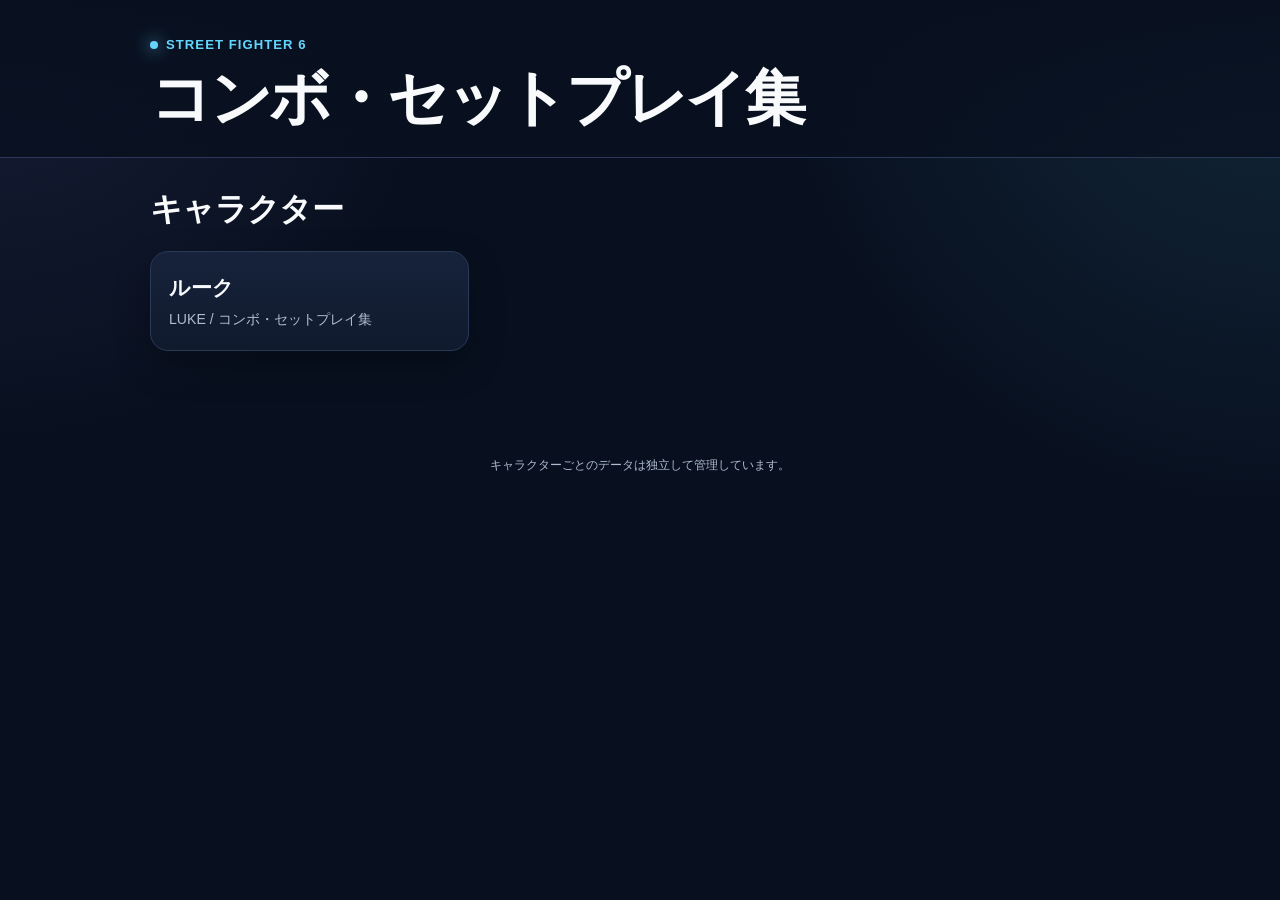
<file: index.html>
<!doctype html>
<html lang="ja">
<head>
  <meta charset="utf-8">
  <meta name="viewport" content="width=device-width, initial-scale=1, viewport-fit=cover">
  <meta name="theme-color" content="#111827">
  <meta name="description" content="ストリートファイター6のキャラクター別コンボ・セットプレイ集">
  <title>スト6 コンボ・セットプレイ集</title>
  <link rel="stylesheet" href="assets/css/site.css">
</head>
<body>
  <header class="site-header">
    <div class="header-inner">
      <div class="eyebrow">Street Fighter 6</div>
      <h1>コンボ・セットプレイ集</h1>
    </div>
  </header>
  <main>
    <section class="section">
      <div class="section-heading"><h2>キャラクター</h2></div>
      <div class="home-grid" id="characterList"></div>
    </section>
  </main>
  <footer>キャラクターごとのデータは独立して管理しています。</footer>
  <script src="data/characters.js"></script>
  <script src="assets/js/home.js"></script>
</body>
</html>
</file>
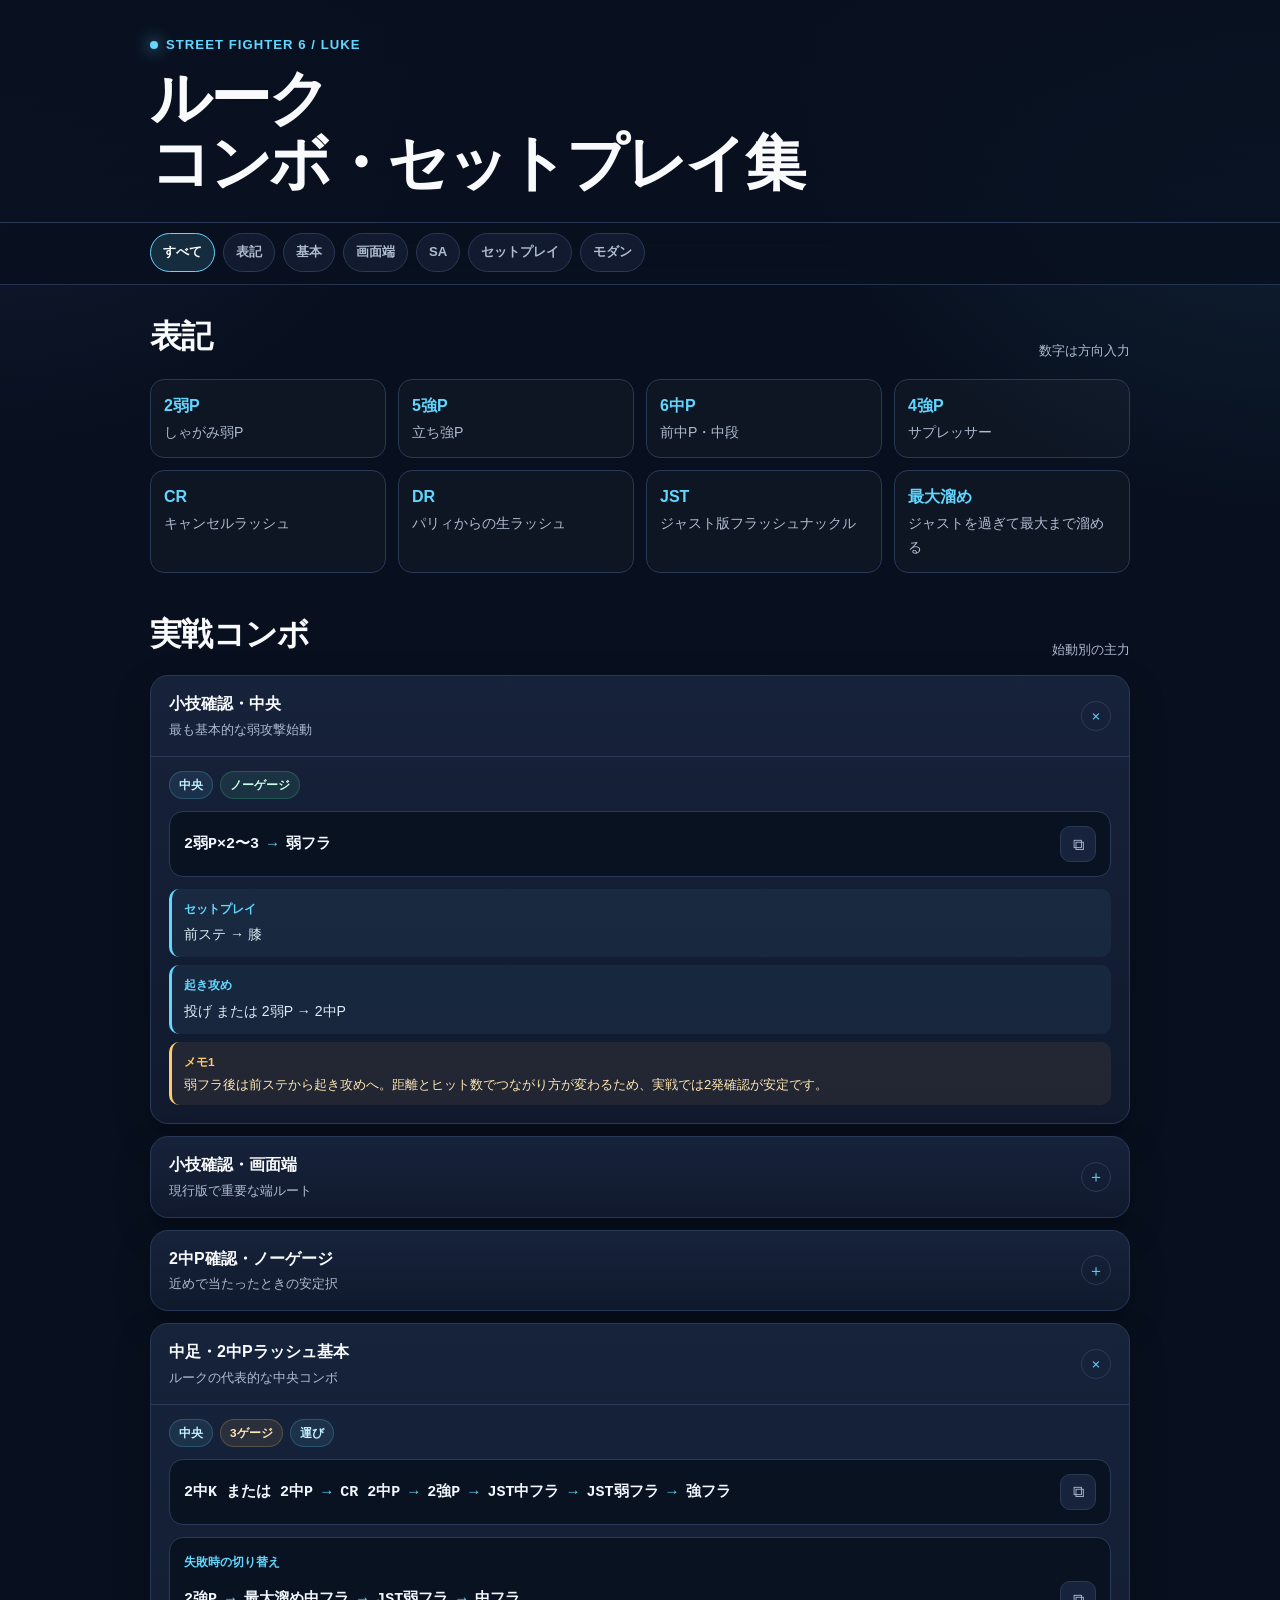
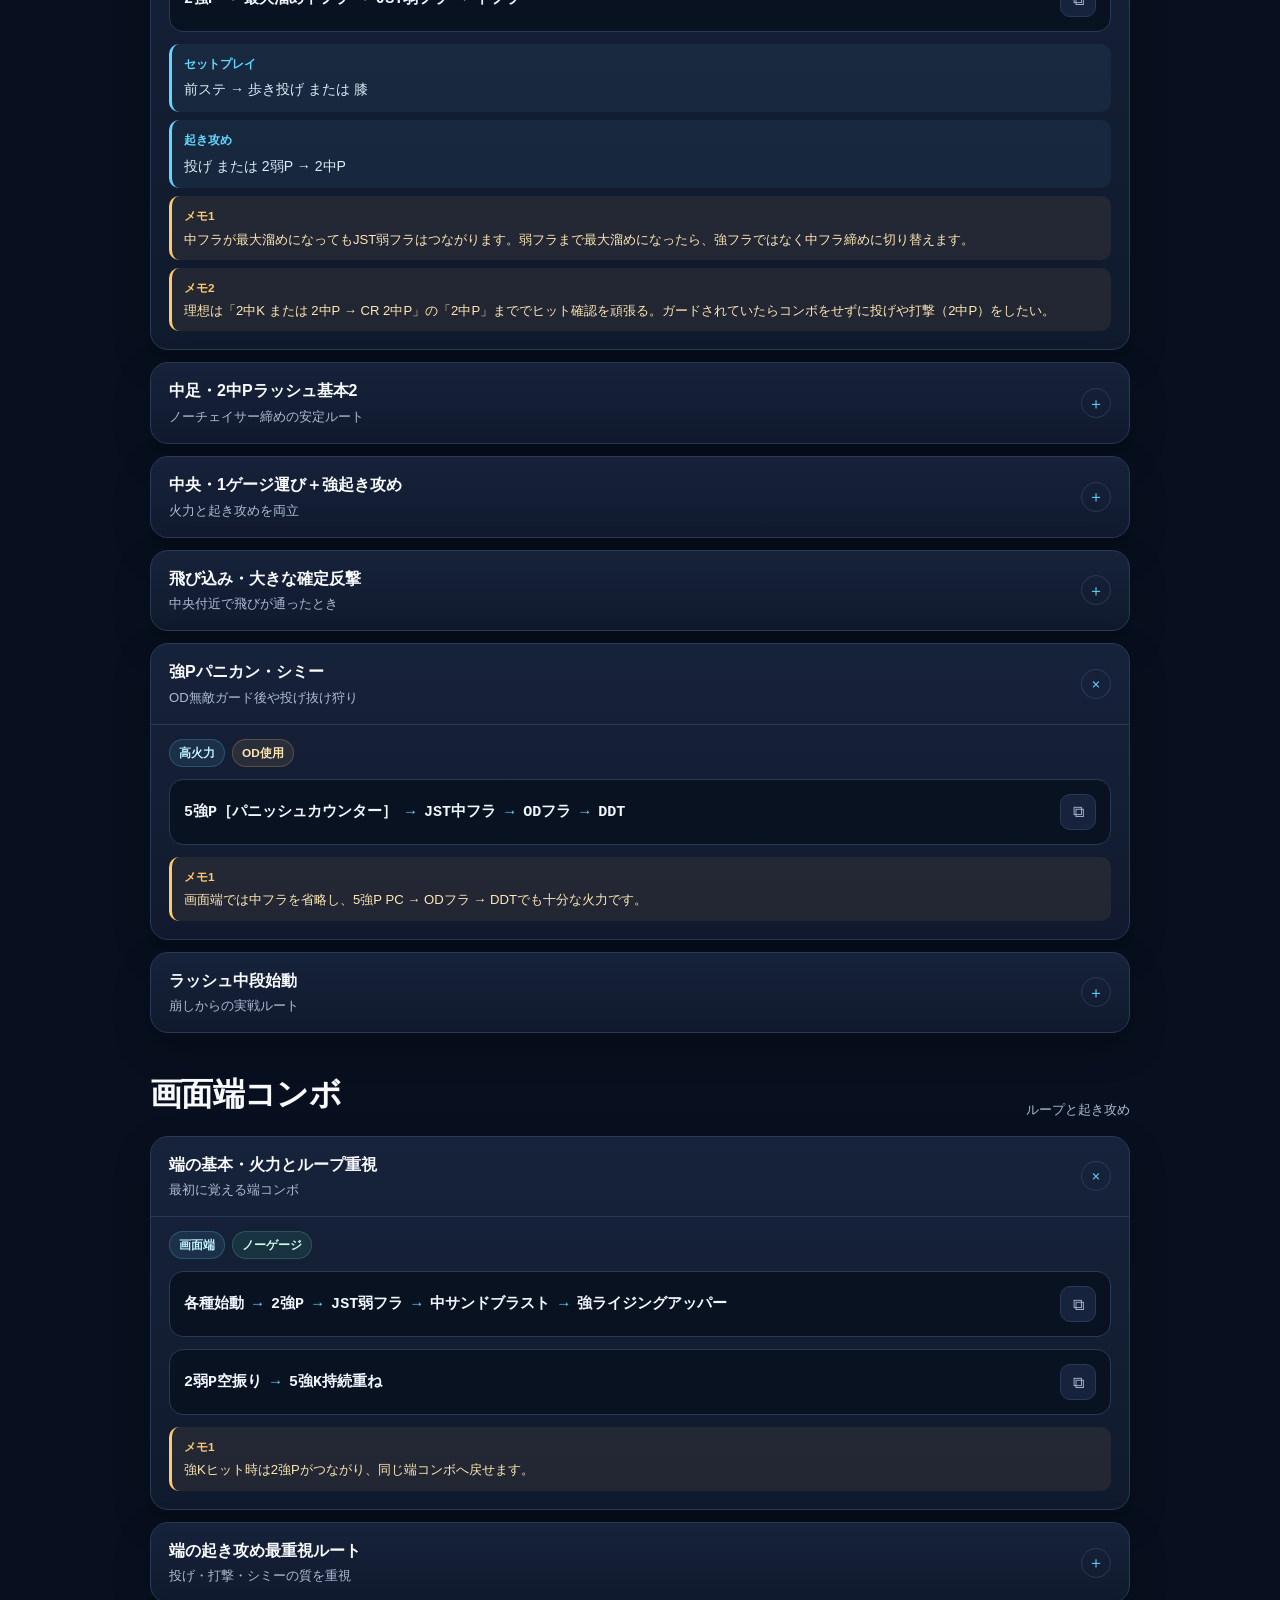
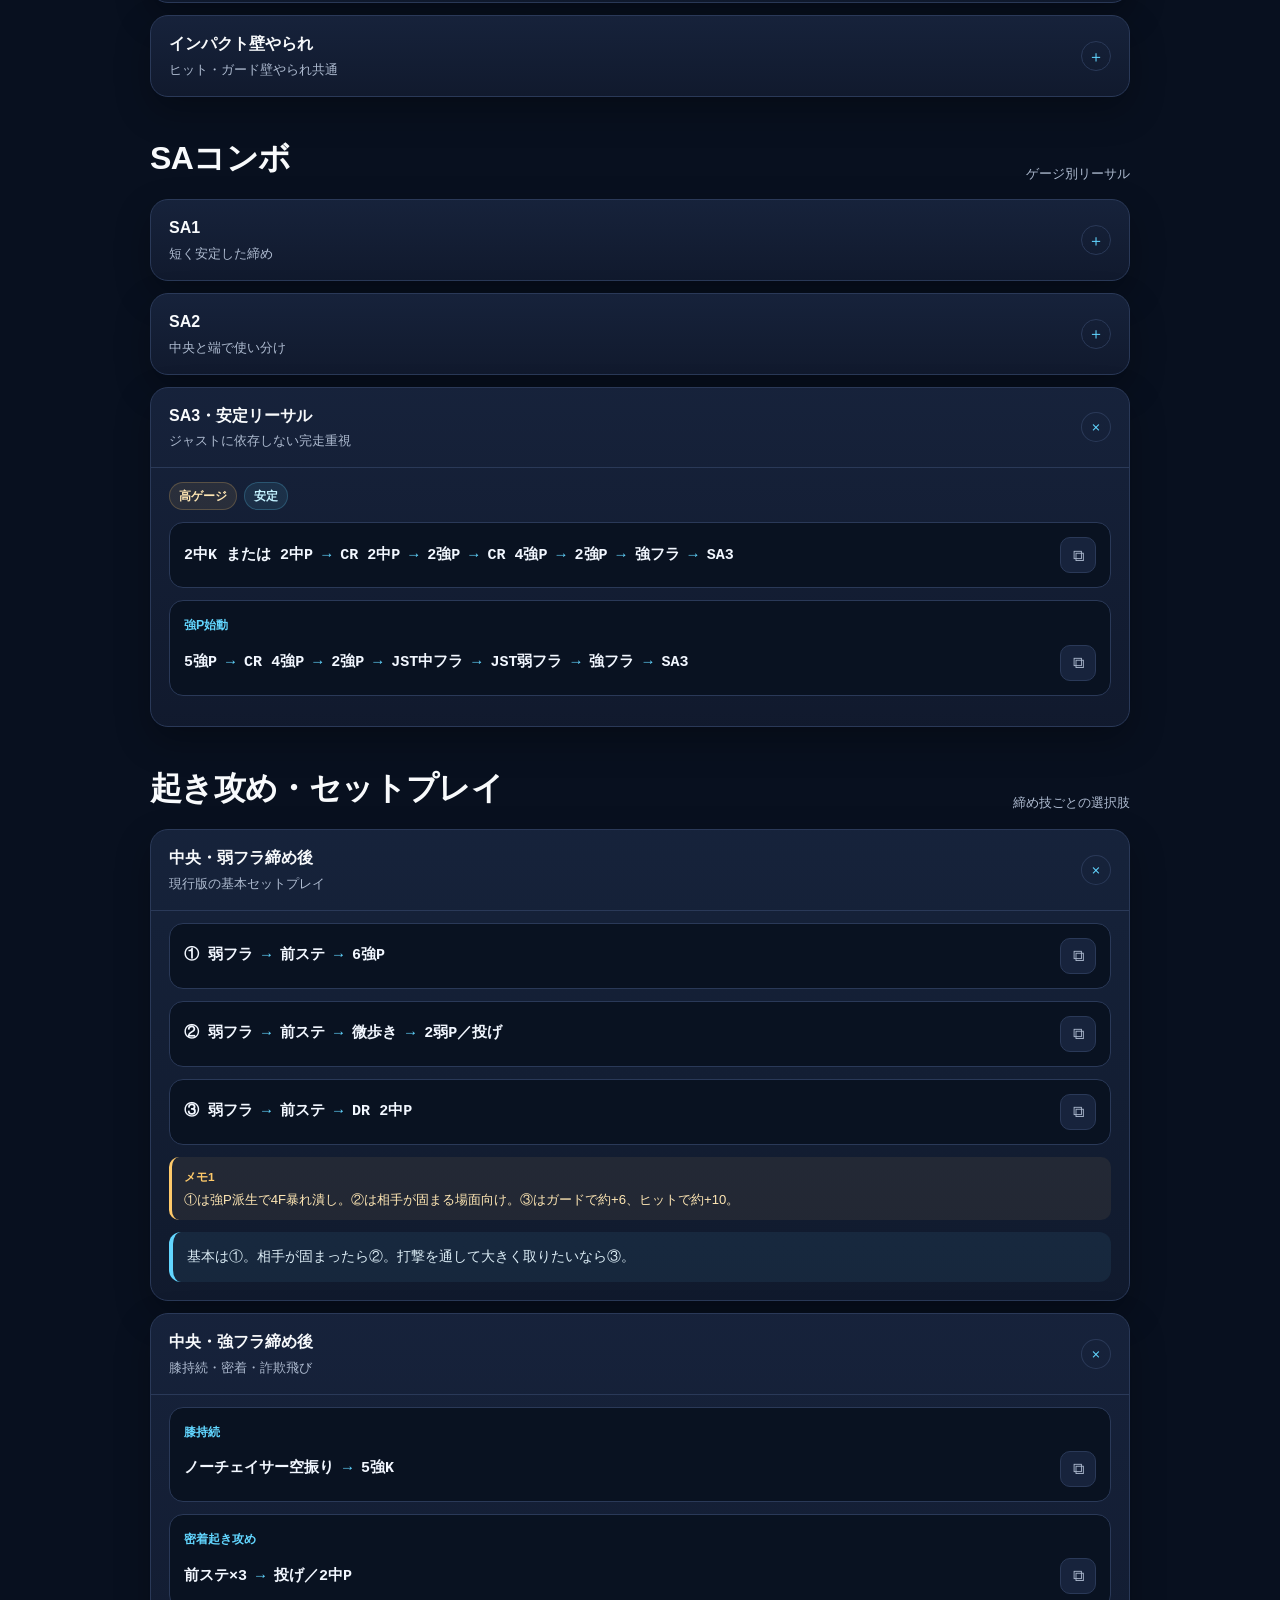
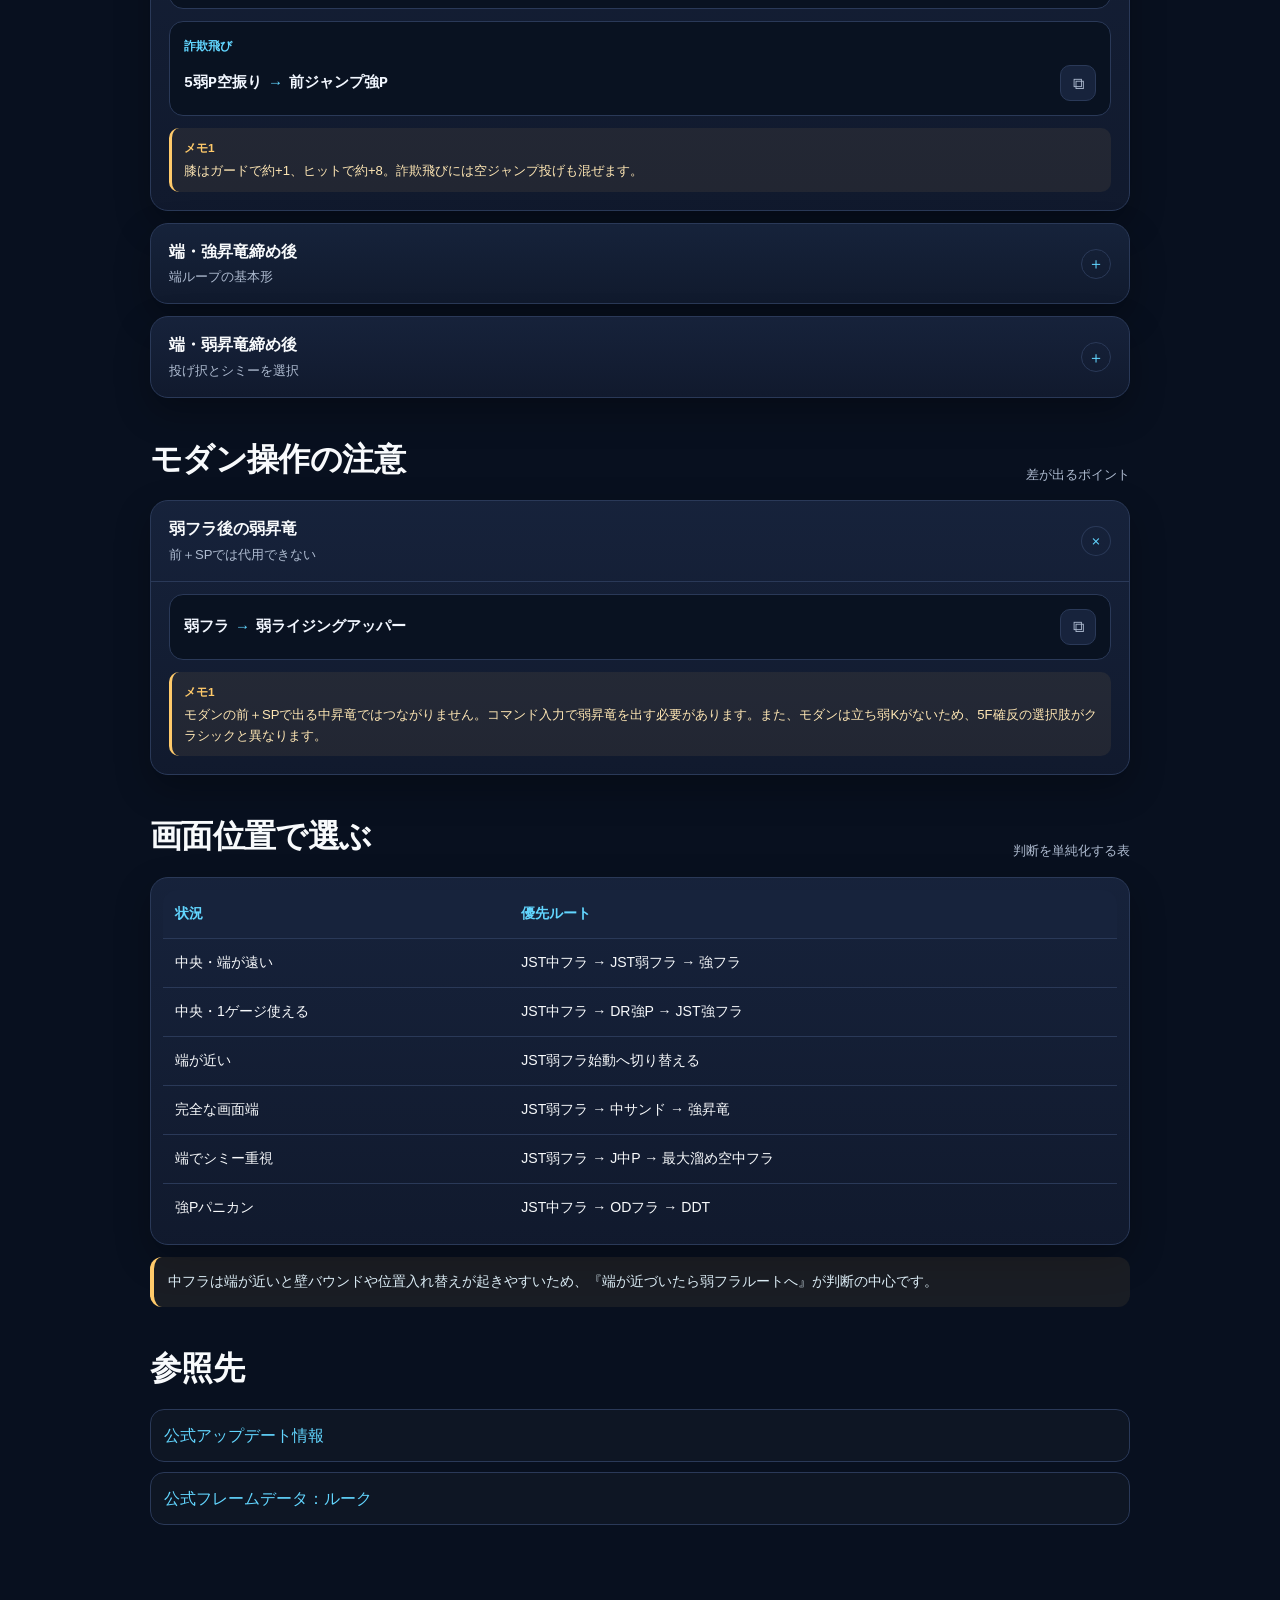
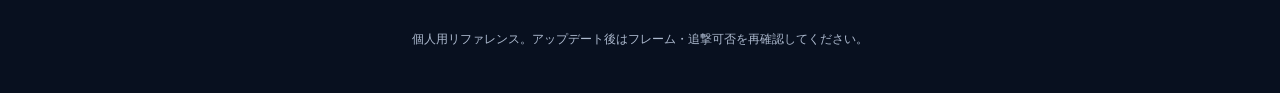
<file: characters/luke/index.html>
<!doctype html>
<html lang="ja">
<head>
  <meta charset="utf-8">
  <meta name="viewport" content="width=device-width, initial-scale=1, viewport-fit=cover">
  <meta name="theme-color" content="#111827">
  <meta name="description" content="ストリートファイター6 ルークの実戦向けコンボ・セットプレイ集">
  <title>スト6 ルーク コンボ・セットプレイ集</title>
  <link rel="stylesheet" href="../../assets/css/site.css">
</head>
<body>
  <div id="app"></div>
  <script src="./data/meta.js"></script>
  <script src="./data/basic.js"></script>
  <script src="./data/corner.js"></script>
  <script src="./data/super.js"></script>
  <script src="./data/setplay.js"></script>
  <script src="./data/modern.js"></script>
  <script src="../../assets/js/character-page.js"></script>
</body>
</html>
</file>
<file: assets/css/site.css>
:root {
  color-scheme: dark;
  --bg: #08101f;
  --surface: #111a2e;
  --surface-2: #17233c;
  --text: #f8fafc;
  --muted: #aebbd0;
  --line: #2a3958;
  --accent: #62d6ff;
  --good: #54e0a2;
  --warn: #ffca6a;
  --shadow: 0 14px 35px rgba(0, 0, 0, .28);
  --radius: 18px;
  --max: 980px;
}

* { box-sizing: border-box; }
html { scroll-behavior: smooth; }
body {
  margin: 0;
  min-height: 100vh;
  background:
    radial-gradient(circle at top right, rgba(98, 214, 255, .12), transparent 32rem),
    radial-gradient(circle at top left, rgba(157, 140, 255, .10), transparent 28rem),
    var(--bg);
  color: var(--text);
  font-family: -apple-system, BlinkMacSystemFont, "Segoe UI", "Hiragino Kaku Gothic ProN", "Yu Gothic UI", Meiryo, sans-serif;
  line-height: 1.7;
  -webkit-font-smoothing: antialiased;
}
a { color: var(--accent); }
button { font: inherit; }

.site-header {
  padding: 30px 18px 26px;
  border-bottom: 1px solid var(--line);
  background: linear-gradient(180deg, rgba(8, 16, 31, .96), rgba(8, 16, 31, .78));
}
.header-inner, main, footer {
  width: min(calc(100% - 28px), var(--max));
  margin-inline: auto;
}
.eyebrow {
  display: inline-flex;
  align-items: center;
  gap: 8px;
  margin-bottom: 10px;
  color: var(--accent);
  font-size: .82rem;
  font-weight: 800;
  letter-spacing: .08em;
  text-transform: uppercase;
}
.eyebrow::before {
  content: "";
  width: 8px;
  height: 8px;
  border-radius: 50%;
  background: var(--accent);
  box-shadow: 0 0 16px var(--accent);
}
h1 {
  margin: 0;
  font-size: clamp(2rem, 8vw, 3.8rem);
  line-height: 1.07;
  letter-spacing: -.04em;
}

.toolbar-wrap {
  position: sticky;
  top: 0;
  z-index: 30;
  border-bottom: 1px solid rgba(42, 57, 88, .85);
  background: rgba(8, 16, 31, .88);
  backdrop-filter: blur(16px);
  -webkit-backdrop-filter: blur(16px);
}
.toolbar {
  width: min(calc(100% - 20px), var(--max));
  margin-inline: auto;
  padding: 10px 0;
}
.chip-row {
  display: flex;
  gap: 8px;
  overflow-x: auto;
  padding-bottom: 2px;
  scrollbar-width: none;
}
.chip-row::-webkit-scrollbar { display: none; }
.filter-chip {
  flex: 0 0 auto;
  border: 1px solid var(--line);
  border-radius: 999px;
  padding: 7px 12px;
  background: var(--surface);
  color: var(--muted);
  cursor: pointer;
  font-size: .82rem;
  font-weight: 800;
}
.filter-chip.active {
  border-color: var(--accent);
  background: rgba(98, 214, 255, .14);
  color: var(--text);
}

main { padding: 24px 0 80px; }
.section {
  scroll-margin-top: 86px;
  margin-top: 34px;
}
.section:first-child { margin-top: 0; }
.section-heading {
  display: flex;
  align-items: end;
  justify-content: space-between;
  gap: 14px;
  margin-bottom: 14px;
}
.section-heading h2 {
  margin: 0;
  font-size: clamp(1.35rem, 5vw, 2rem);
  letter-spacing: -.02em;
}
.section-heading p {
  margin: 0;
  color: var(--muted);
  font-size: .84rem;
  text-align: right;
}

.legend, .card-grid, .home-grid { display: grid; gap: 12px; }
.card-grid { grid-template-columns: minmax(0, 1fr); }
.legend { grid-template-columns: repeat(2, minmax(0, 1fr)); }
.legend div {
  padding: 12px 13px;
  border: 1px solid var(--line);
  border-radius: 14px;
  background: rgba(255, 255, 255, .025);
}
.legend dt { color: var(--accent); font-weight: 900; }
.legend dd { margin: 2px 0 0; color: var(--muted); font-size: .88rem; }

.combo-card, .info-card, .character-card {
  border: 1px solid var(--line);
  border-radius: var(--radius);
  background: linear-gradient(180deg, rgba(23, 35, 60, .96), rgba(17, 26, 46, .96));
  box-shadow: var(--shadow);
}
.combo-card { overflow: hidden; }
.combo-card[hidden] { display: none; }
.combo-card details { border-radius: inherit; }
.combo-card summary {
  list-style: none;
  cursor: pointer;
  padding: 17px 18px;
}
.combo-card summary::-webkit-details-marker { display: none; }
.summary-row {
  display: grid;
  grid-template-columns: 1fr auto;
  gap: 12px;
  align-items: center;
}
.summary-title { min-width: 0; }
.summary-title h3 { margin: 0; font-size: 1rem; line-height: 1.35; }
.summary-title p { margin: 5px 0 0; color: var(--muted); font-size: .82rem; line-height: 1.45; }
.open-mark {
  width: 30px;
  height: 30px;
  display: grid;
  place-items: center;
  border: 1px solid var(--line);
  border-radius: 50%;
  color: var(--accent);
  transition: transform .2s ease;
}
details[open] .open-mark { transform: rotate(45deg); }
.card-body { padding: 0 18px 18px; border-top: 1px solid var(--line); }
.meta-row { display: flex; flex-wrap: wrap; gap: 7px; margin: 14px 0 12px; }
.tag {
  display: inline-flex;
  align-items: center;
  min-height: 26px;
  padding: 3px 9px;
  border-radius: 999px;
  background: rgba(98, 214, 255, .09);
  border: 1px solid rgba(98, 214, 255, .22);
  color: #c3f2ff;
  font-size: .74rem;
  font-weight: 800;
}
.tag.good { background: rgba(84, 224, 162, .09); border-color: rgba(84, 224, 162, .22); color: #c9ffe7; }
.tag.warn { background: rgba(255, 202, 106, .09); border-color: rgba(255, 202, 106, .22); color: #ffe7b4; }
.combo-route {
  margin: 12px 0;
  padding: 14px;
  border: 1px solid var(--line);
  border-radius: 14px;
  background: #091221;
}
.route-label {
  margin-bottom: 8px;
  color: var(--accent);
  font-size: .78rem;
  font-weight: 900;
}
.route-content {
  display: grid;
  grid-template-columns: minmax(0, 1fr) auto;
  gap: 12px;
  align-items: center;
}
.route-steps {
  display: flex;
  flex-wrap: wrap;
  align-items: center;
  gap: 6px 9px;
  min-width: 0;
  color: #f2f7ff;
  font-family: ui-monospace, SFMono-Regular, Menlo, Consolas, monospace;
  font-size: .94rem;
  font-weight: 700;
  line-height: 1.65;
}
.combo-step { overflow-wrap: anywhere; }
.combo-arrow { color: var(--accent); font-weight: 900; }
.copy-btn {
  width: 36px;
  height: 36px;
  border: 1px solid var(--line);
  border-radius: 10px;
  background: var(--surface-2);
  color: var(--muted);
  cursor: pointer;
}
.copy-btn.copied { color: var(--good); border-color: rgba(84, 224, 162, .4); }
.followup-list { display: grid; gap: 8px; margin-top: 12px; }
.followup-item {
  padding: 10px 12px;
  border-left: 3px solid var(--accent);
  border-radius: 10px;
  background: rgba(98, 214, 255, .06);
}
.followup-item h4 { margin: 0; color: var(--accent); font-size: .78rem; }
.followup-item p { margin: 3px 0 0; color: #dcedf6; font-size: .88rem; }
.followup-item.warn { border-left-color: var(--warn); background: rgba(255, 202, 106, .07); }
.followup-item.warn h4 { color: var(--warn); font-size: .74rem; }
.followup-item.warn p { color: #ffe7b4; font-size: .82rem; line-height: 1.55; }
.note { margin: 12px 0 0; color: var(--muted); font-size: .9rem; }
.callout {
  margin-top: 12px;
  padding: 13px 14px;
  border-left: 4px solid var(--accent);
  border-radius: 12px;
  background: rgba(98, 214, 255, .07);
  color: #dcedf6;
  font-size: .88rem;
}
.callout.warn { border-left-color: var(--warn); background: rgba(255, 202, 106, .07); }

.decision-card { padding: 12px; overflow: hidden; }
.decision-table { width: 100%; border-collapse: collapse; overflow: hidden; border-radius: 14px; font-size: .88rem; }
.decision-table th, .decision-table td { padding: 12px; border-bottom: 1px solid var(--line); text-align: left; vertical-align: top; }
.decision-table th { color: var(--accent); background: var(--surface-2); }
.decision-table tr:last-child td { border-bottom: 0; }
.source-list { display: grid; gap: 10px; padding: 0; margin: 0; list-style: none; }
.source-list a {
  display: block;
  padding: 12px 13px;
  border: 1px solid var(--line);
  border-radius: 14px;
  background: rgba(255, 255, 255, .025);
  text-decoration: none;
  overflow-wrap: anywhere;
}

.character-card { padding: 18px; text-decoration: none; color: inherit; transition: transform .18s ease, border-color .18s ease; }
.character-card:hover { transform: translateY(-2px); border-color: rgba(98, 214, 255, .55); }
.character-card strong { display: block; font-size: 1.3rem; }
.character-card span { color: var(--muted); font-size: .88rem; }
.home-intro { color: var(--muted); max-width: 680px; }
.empty-state { display: none; margin-top: 20px; padding: 24px; border: 1px dashed var(--line); border-radius: 16px; color: var(--muted); text-align: center; }

footer { padding: 24px 0 42px; color: var(--muted); font-size: .78rem; text-align: center; }
.back-top {
  position: fixed;
  right: 16px;
  bottom: calc(16px + env(safe-area-inset-bottom));
  z-index: 40;
  width: 44px;
  height: 44px;
  border: 1px solid var(--line);
  border-radius: 50%;
  background: rgba(17, 26, 46, .93);
  color: var(--accent);
  box-shadow: var(--shadow);
  cursor: pointer;
  opacity: 0;
  transform: translateY(10px);
  pointer-events: none;
  transition: .2s ease;
}
.back-top.show { opacity: 1; transform: translateY(0); pointer-events: auto; }

@media (min-width: 760px) {
  .home-grid { grid-template-columns: repeat(3, minmax(0, 1fr)); }
  .legend { grid-template-columns: repeat(4, minmax(0, 1fr)); }
}
@media (max-width: 520px) {
  .route-content { grid-template-columns: minmax(0, 1fr) auto; align-items: start; }
  .route-steps { gap: 5px 7px; font-size: .88rem; }
  .site-header { padding-top: 22px; }
  .legend { grid-template-columns: 1fr; }
  .section-heading { align-items: start; flex-direction: column; }
  .section-heading p { text-align: left; }
  .decision-table thead { display: none; }
  .decision-table, .decision-table tbody, .decision-table tr, .decision-table td { display: block; width: 100%; }
  .decision-table tr { padding: 10px 12px; border-bottom: 1px solid var(--line); }
  .decision-table td { padding: 4px 0; border: 0; }
  .decision-table td:first-child { color: var(--accent); font-weight: 900; }
}
@media (prefers-reduced-motion: reduce) {
  html { scroll-behavior: auto; }
  *, *::before, *::after { transition: none !important; }
}
</file>
